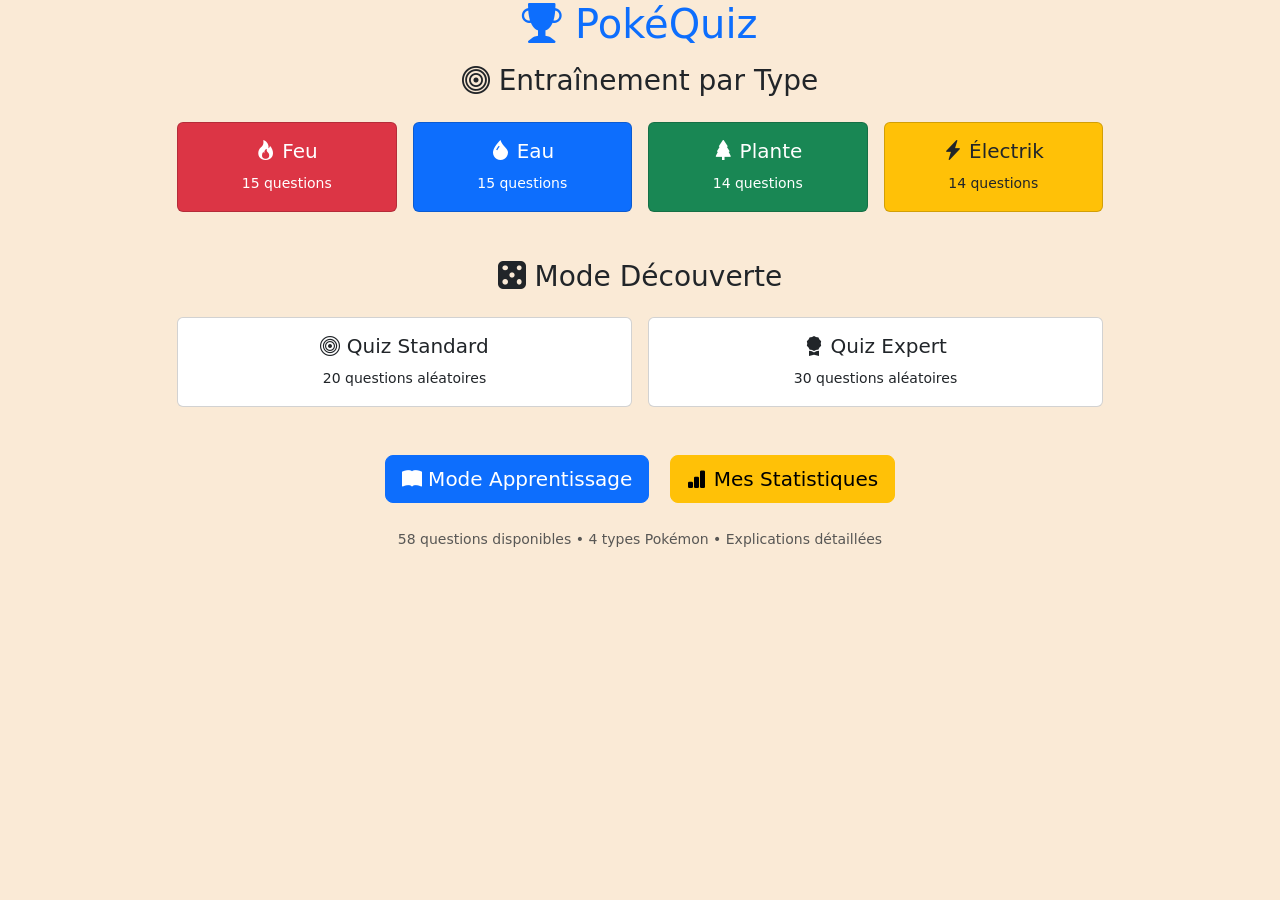
<file: index.html>
<!DOCTYPE html>
<html lang="fr">
<head>
  <!-- Déclaration du type de document et de la langue -->
  <meta charset="UTF-8">
  <!-- Définition de l'encodage des caractères pour supporter le français -->
  
  <meta name="viewport" content="width=device-width, initial-scale=1">
  <!-- Meta tag viewport pour le responsive design - s'adapte aux différentes tailles d'écran -->

  <!-- Lien vers Bootstrap CSS pour le styling -->
  <link href="https://cdn.jsdelivr.net/npm/bootstrap@5.3.2/dist/css/bootstrap.min.css" rel="stylesheet">

  <!-- Lien vers les icônes Bootstrap Icons -->
  <link rel="stylesheet" href="https://cdn.jsdelivr.net/npm/bootstrap-icons@1.11.1/font/bootstrap-icons.css">

  <!-- Titre de la page affiché dans l'onglet du navigateur -->
  <title>PokéQuiz - Accueil</title>
</head>

<!-- Application d'une couleur de fond beige/jaune pâle -->
<body style="background-color: hwb(34 84% 2%);">
  <!-- Container principal Bootstrap -->
  <div class="container">
    <!-- Row avec centrage horizontal -->
    <div class="row justify-content-center">
      <!-- Colonne qui prend 10 colonnes sur 12 en largeur large, moins sur petits écrans -->
      <div class="col-lg-10">
        <!-- Centrage du contenu texte -->
        <div class="text-center">
          <!-- Titre principal avec icône de trophée -->
          <h1 class="text-primary mb-3"><i class="bi bi-trophy-fill"></i> PokéQuiz</h1>
          
          <!-- Sous-titre pour la section "Entraînement par Type" -->
          <h3 class="mb-4"><i class="bi bi-bullseye"></i> Entraînement par Type</h3>
          
          <!-- Grille de cartes pour les types Pokémon -->
          <div class="row g-3 mb-5">
            <!-- Carte pour le type Feu -->
            <div class="col-md-3">
              <!-- Lien vers la page de jeu avec paramètres dans l'URL -->
              <a href="jeu.html?theme=Feu&count=15" class="card text-bg-danger text-decoration-none">
                <div class="card-body text-white">
                  <h5><i class="bi bi-fire"></i> Feu</h5>
                  <small>15 questions</small>
                </div>
              </a>
            </div>

            <!-- Carte pour le type Eau -->
            <div class="col-md-3">
              <a href="jeu.html?theme=Eau&count=15" class="card text-bg-primary text-decoration-none">
                <div class="card-body text-white">
                  <h5><i class="bi bi-droplet-fill"></i> Eau</h5>
                  <small>15 questions</small>
                </div>
              </a>
            </div>

            <!-- Carte pour le type Plante -->
            <div class="col-md-3">
              <a href="jeu.html?theme=Plante&count=14" class="card text-bg-success text-decoration-none">
                <div class="card-body text-white">
                  <h5><i class="bi bi-tree-fill"></i> Plante</h5>
                  <small>14 questions</small>
                </div>
              </a>
            </div>

            <!-- Carte pour le type Électrik -->
            <div class="col-md-3">
              <a href="jeu.html?theme=Électrik&count=14" class="card text-bg-warning text-decoration-none">
                <div class="card-body text-dark">
                  <!-- text-dark pour meilleur contraste sur fond jaune -->
                  <h5><i class="bi bi-lightning-charge-fill"></i> Électrik</h5>
                  <small>14 questions</small>
                </div>
              </a>
            </div>
          </div>

          <!-- Sous-titre pour la section "Mode Découverte" -->
          <h3 class="mb-4"><i class="bi bi-dice-5-fill"></i> Mode Découverte</h3>
          
          <!-- Grille pour les modes de jeu aléatoires -->
          <div class="row g-3 mb-4">
            <!-- Carte pour le Quiz Standard -->
            <div class="col-md-6">
              <a href="jeu.html?theme=all&count=20" class="card text-decoration-none">
                <div class="card-body">
                  <h5><i class="bi bi-bullseye"></i> Quiz Standard</h5>
                  <small>20 questions aléatoires</small>
                </div>
              </a>
            </div>

            <!-- Carte pour le Quiz Expert -->
            <div class="col-md-6">
              <a href="jeu.html?theme=all&count=30" class="card text-decoration-none">
                <div class="card-body">
                  <h5><i class="bi bi-award-fill"></i> Quiz Expert</h5>
                  <small>30 questions aléatoires</small>
                </div>
              </a>
            </div>
          </div>

          <!-- Section des boutons d'action principaux -->
          <div class="mt-5">
            <!-- Bouton pour le mode apprentissage -->
            <a href="apprendre.html" class="btn btn-primary btn-lg me-3">
              <i class="bi bi-book-fill"></i> Mode Apprentissage
            </a>
            <!-- Bouton pour les statistiques -->
            <a href="statistiques.html" class="btn btn-warning btn-lg">
              <i class="bi bi-bar-chart-fill"></i> Mes Statistiques
            </a>
          </div>

          <!-- Informations supplémentaires en petit texte -->
          <div class="mt-4">
            <small class="text-muted">
              58 questions disponibles • 4 types Pokémon • Explications détaillées
            </small>
          </div>
        </div>
      </div>
    </div>
  </div>

  <!-- Script Bootstrap JavaScript (avec Popper inclus) -->
  <script src="https://cdn.jsdelivr.net/npm/bootstrap@5.3.2/dist/js/bootstrap.bundle.min.js"></script>
</body>
</html>
</file>
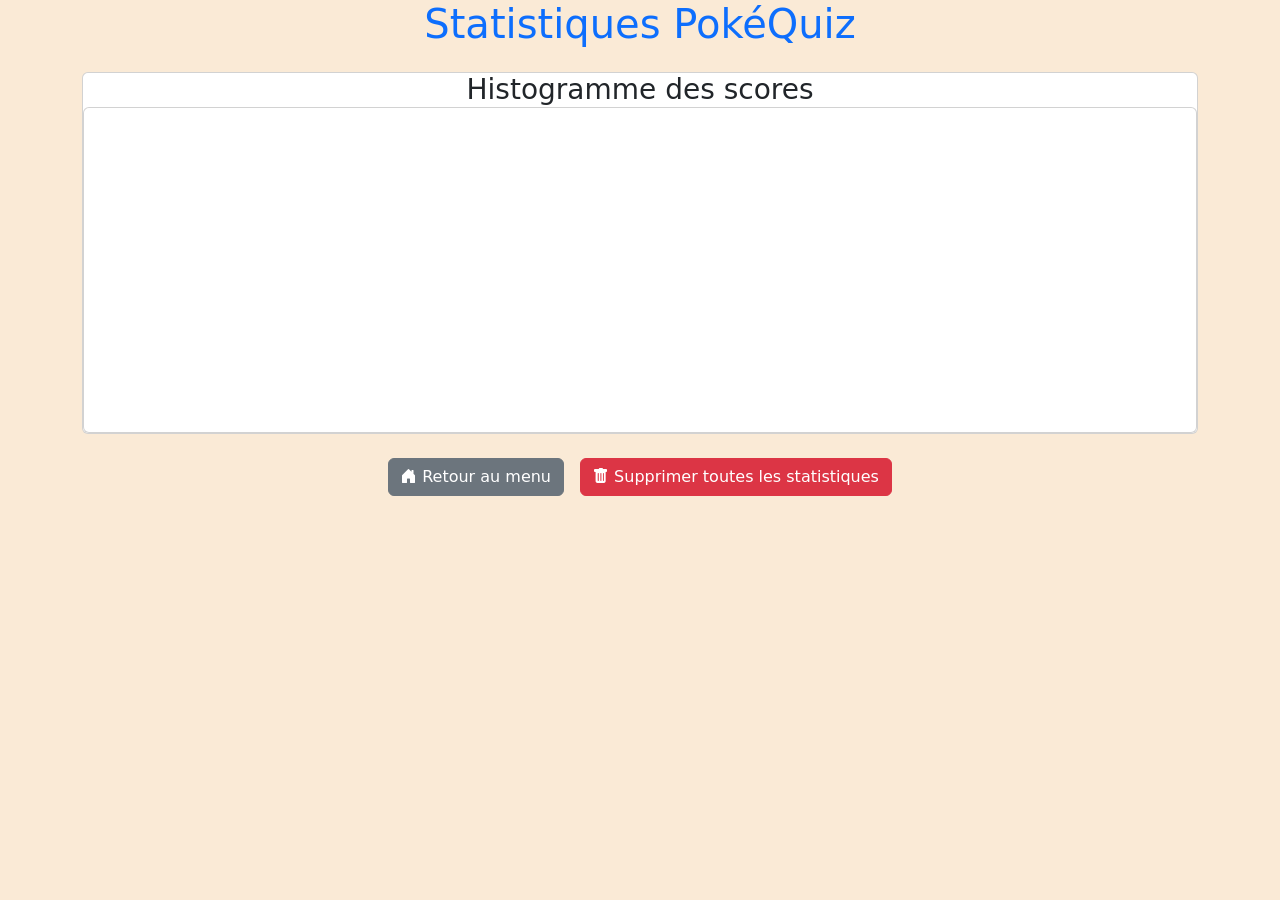
<file: statistiques.html>
<!DOCTYPE html>
<!-- Déclaration du type de document HTML5 -->
<html lang="fr">
<!-- Début du document HTML avec langue française -->

<head>
    <!-- En-tête du document contenant les métadonnées -->
    <meta charset="UTF-8">
    <!-- Définition de l'encodage des caractères en UTF-8 -->
    <meta name="viewport" content="width=device-width, initial-scale=1">
    <!-- Configuration pour le responsive design - adaptation aux différentes tailles d'écran -->

    <title>PokéQuiz - Statistiques</title>
    <!-- Titre de la page qui s'affiche dans l'onglet du navigateur -->

    <!-- Importation de Bootstrap CSS pour le styling -->
    <link href="https://cdn.jsdelivr.net/npm/bootstrap@5.3.2/dist/css/bootstrap.min.css" rel="stylesheet">

    <!-- Importation des icônes Bootstrap -->
    <link rel="stylesheet" href="https://cdn.jsdelivr.net/npm/bootstrap-icons@1.11.3/font/bootstrap-icons.css">
</head>

<body style="background-color: hwb(34 84% 2%);">
    <!-- Corps du document avec couleur de fond personnalisée (ton beige/jaune pâle) -->
    
    <div class="container mb">
        <!-- Container Bootstrap pour centrer le contenu et gérer les marges -->
        
        <div class="text-center mb-4">
            <!-- Section de titre centrée avec marge en bas -->
            <h1 class="text-primary ">Statistiques PokéQuiz</h1>
            <!-- Titre principal de la page en couleur bleue Bootstrap -->
        </div>
        
        <div class="card ">
            <!-- Carte Bootstrap pour contenir le contenu principal -->
            <div class="text-center">
                <!-- Section pour le titre de l'histogramme -->
                <h3 class="mb-0">Histogramme des scores</h3>
                <!-- Sous-titre pour l'histogramme sans marge en bas -->
            </div>

            <div class="card border-9">
                <!-- Carte interne pour contenir le canvas de l'histogramme -->
                <div class="d-flex justify-content-center mb-4">
                    <!-- Div flex pour centrer horizontalement le canvas -->

                    <!-- Canvas HTML pour dessiner l'histogramme avec dimensions définies -->
                    <canvas id="monHistogramme" width="500" height="300"></canvas>
                </div>
            </div>
        </div>

        <!-- Section des boutons d'action -->
        <div class="d-flex justify-content-center gap-3 mt-4">
            <!-- Container flex pour centrer les boutons avec espacement et marge en haut -->

            <!-- Bouton pour retourner au menu principal -->
            <a href="index.html" class="btn btn-secondary">
                <!-- Lien stylisé en bouton gris -->
                <i class="bi bi-house-door-fill"></i> Retour au menu
                <!-- Icône maison de Bootstrap et texte -->
            </a>
            
            <!-- Bouton pour supprimer les statistiques -->
            <button class="btn btn-danger" onclick="supprimerStatistiques()">
                <!-- Bouton rouge avec événement onclick -->
                <i class="bi bi-trash-fill"></i> Supprimer toutes les statistiques
                <!-- Icône poubelle de Bootstrap et texte -->
            </button>
        </div>
    </div>

    <!-- Importation du script JavaScript pour la gestion des statistiques -->
    <script src="js/statistique.js"></script>
</body>

</html>
</file>
